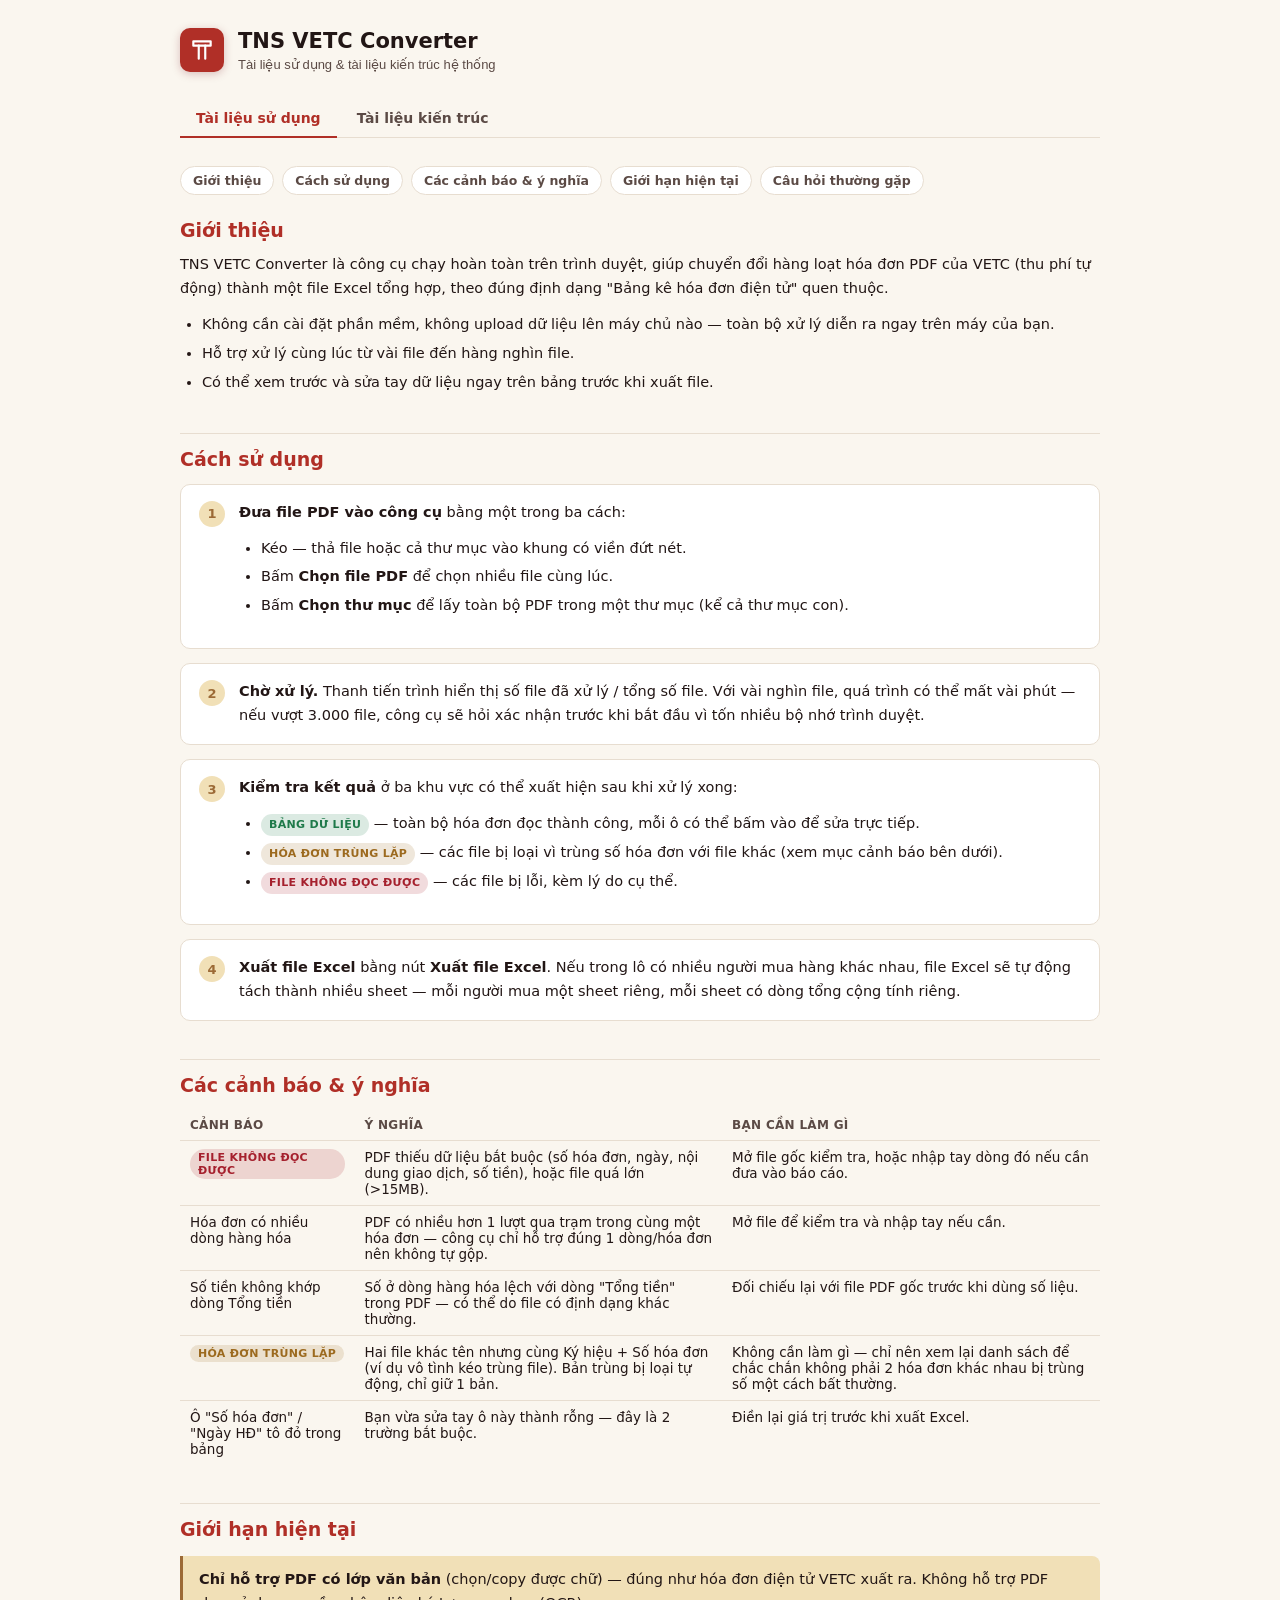
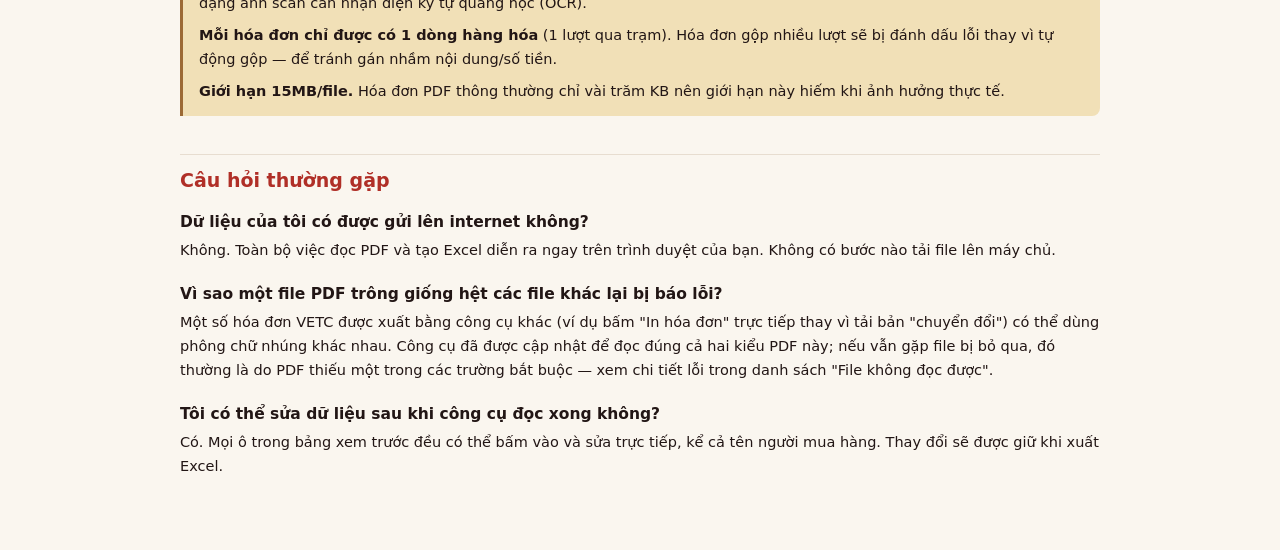
<file: TNS VECT Converter Docs.html>
<!doctype html><html><head><meta charset=utf8><meta name=viewport content="width=device-width,initial-scale=1,viewport-fit=cover"><style>:root{color-scheme:light;box-sizing:border-box;padding-top:env(safe-area-inset-top,0px);padding-bottom:env(safe-area-inset-bottom,0px)}html{scroll-padding-top:env(safe-area-inset-top,0px)}body{margin:0;padding:0;font:14px -apple-system,BlinkMacSystemFont,sans-serif;background:#faf9f5;color:#141413}img{max-width:100%}[hidden]:not([hidden=until-found i]){display:none!important}</style></head><body>
<title>TNS VETC Converter Docs</title>
<style>
  :root{
    --red:#7c1822; --red-mid:#B02F27; --red-soft:#a5202d;
    --gold:#D09446; --gold-dark:#9C6A36; --gold-light:#FFCB71; --cream:#F1E0B7;
    --ink:#221615; --ink-soft:#5b4a45; --line:#e7ddd0;
    --bg:#faf6ef; --surface:#ffffff; --code-bg:#f5efe2;
    --ok:#1f7a4a; --warn:#9c6a1f; --err:#a5202d;
  }
  @media (prefers-color-scheme: dark){
    :root:not([data-theme="light"]){
      --ink:#f0e6de; --ink-soft:#c7b6ac; --line:#4a3a34;
      --bg:#211613; --surface:#2a1c19; --code-bg:#1c1210;
      --gold:#e0b064; --gold-light:#ffd98c; --cream:#3a2c22;
      --red-mid:#d1584c; --ok:#5fbf8a; --warn:#e0b064; --err:#e08a80;
      color-scheme: dark;
    }
  }
  :root[data-theme="dark"]{
    --ink:#f0e6de; --ink-soft:#c7b6ac; --line:#4a3a34;
    --bg:#211613; --surface:#2a1c19; --code-bg:#1c1210;
    --gold:#e0b064; --gold-light:#ffd98c; --cream:#3a2c22;
    --red-mid:#d1584c; --ok:#5fbf8a; --warn:#e0b064; --err:#e08a80;
    color-scheme: dark;
  }

  *{box-sizing:border-box}
  body{
    margin:0; background:var(--bg); color:var(--ink);
    font-family:'Inter','Segoe UI',system-ui,sans-serif;
    padding-inline:16px;
  }
  .wrap{max-width:920px;margin:0 auto;padding-block:28px 60px}

  .masthead{
    display:flex;align-items:center;gap:14px;margin-bottom:22px;flex-wrap:wrap;
  }
  .logo{
    width:44px;height:44px;border-radius:10px;background:var(--red-mid);
    display:flex;align-items:center;justify-content:center;flex-shrink:0;
    box-shadow:0 2px 8px rgba(124,24,34,.25);
  }
  .logo svg{width:26px;height:26px}
  .masthead h1{font-size:21px;margin:0;line-height:1.25}
  .masthead .sub{font-size:13px;color:var(--ink-soft);margin-top:2px}

  .tabs{
    display:flex;gap:4px;border-bottom:1px solid var(--line);
    margin-bottom:28px;position:sticky;top:0;background:var(--bg);
    padding-top:6px;z-index:5;
  }
  .tab{
    font:inherit;font-size:14px;font-weight:600;color:var(--ink-soft);
    background:none;border:none;padding:10px 16px;cursor:pointer;
    border-bottom:2px solid transparent;margin-bottom:-1px;
  }
  .tab[aria-selected="true"]{color:var(--red-mid);border-bottom-color:var(--red-mid)}
  .tab:focus-visible{outline:2px solid var(--gold-dark);outline-offset:2px}

  section[role="tabpanel"][hidden]{display:none}

  h2{
    font-size:19px;margin:38px 0 12px;padding-top:14px;
    border-top:1px solid var(--line);color:var(--red-mid);
  }
  h2:first-of-type{border-top:none;padding-top:0;margin-top:0}
  h3{font-size:15.5px;margin:22px 0 8px}
  p{line-height:1.65;font-size:14.5px;margin:0 0 12px}
  ul,ol{line-height:1.65;font-size:14.5px;padding-left:22px;margin:0 0 14px}
  li{margin-bottom:5px}
  strong{color:var(--ink)}
  code{
    font-family:'JetBrains Mono','Consolas',monospace;font-size:12.5px;
    background:var(--code-bg);padding:1.5px 5px;border-radius:4px;
    border:1px solid var(--line);
  }
  a{color:var(--red-mid)}

  .card{
    background:var(--surface);border:1px solid var(--line);border-radius:10px;
    padding:16px 18px;margin:14px 0;
  }
  .card.step{display:flex;gap:14px;align-items:flex-start}
  .step-num{
    flex-shrink:0;width:26px;height:26px;border-radius:50%;
    background:var(--cream);color:var(--gold-dark);font-weight:700;font-size:13px;
    display:flex;align-items:center;justify-content:center;
  }
  .step-body{flex:1;min-width:0}
  .step-body p:last-child{margin-bottom:0}

  .badge{
    display:inline-block;font-size:11px;font-weight:700;letter-spacing:.3px;
    padding:2px 8px;border-radius:20px;text-transform:uppercase;
  }
  .badge-ok{background:color-mix(in srgb, var(--ok) 16%, transparent);color:var(--ok)}
  .badge-warn{background:color-mix(in srgb, var(--warn) 16%, transparent);color:var(--warn)}
  .badge-err{background:color-mix(in srgb, var(--err) 16%, transparent);color:var(--err)}

  table{border-collapse:collapse;width:100%;font-size:13.5px;margin:14px 0}
  th,td{text-align:left;padding:8px 10px;border-bottom:1px solid var(--line);vertical-align:top}
  th{color:var(--ink-soft);font-weight:600;font-size:12px;text-transform:uppercase;letter-spacing:.3px}
  tr:last-child td{border-bottom:none}

  .callout{
    border-left:3px solid var(--gold-dark);background:var(--cream);
    padding:12px 16px;border-radius:0 8px 8px 0;font-size:14px;margin:16px 0;
    color:var(--ink);
  }
  .callout.warn{border-left-color:var(--err)}
  .callout p{margin:0}
  .callout p+p{margin-top:8px}

  pre{
    background:var(--code-bg);border:1px solid var(--line);border-radius:8px;
    padding:14px 16px;overflow-x:auto;font-size:12.5px;line-height:1.6;
    font-family:'JetBrains Mono','Consolas',monospace;margin:14px 0;
  }
  pre code{background:none;border:none;padding:0}

  .filetree{font-family:'JetBrains Mono','Consolas',monospace;font-size:12.5px;line-height:1.75}

  .diagram{
    background:var(--surface);border:1px solid var(--line);border-radius:10px;
    padding:18px;margin:16px 0;overflow-x:auto;
  }
  .diagram svg{display:block;margin:0 auto;min-width:560px}

  .toc{display:flex;flex-wrap:wrap;gap:8px;margin:0 0 24px}
  .toc a{
    font-size:12.5px;font-weight:600;color:var(--ink-soft);text-decoration:none;
    background:var(--surface);border:1px solid var(--line);padding:6px 12px;border-radius:20px;
  }
  .toc a:hover{color:var(--red-mid);border-color:var(--red-mid)}

  .kv{display:grid;grid-template-columns:auto 1fr;gap:5px 14px;font-size:13.5px;margin:12px 0}
  .kv dt{color:var(--ink-soft);font-weight:600}
  .kv dd{margin:0}

  @media (max-width:600px){
    .diagram svg{min-width:480px}
    table{font-size:12.5px}
    .tabs{overflow-x:auto}
  }
</style>

<div class="wrap">

  <div class="masthead">
    <div class="logo">
      <svg viewBox="0 0 24 24" fill="none" stroke="#fff" stroke-width="2" stroke-linecap="round" stroke-linejoin="round"><path d="M4 4h16v4H4z"/><path d="M9 8v12M15 8v12"/></svg>
    </div>
    <div>
      <h1>TNS VETC Converter</h1>
      <div class="sub">Tài liệu sử dụng &amp; tài liệu kiến trúc hệ thống</div>
    </div>
  </div>

  <div class="tabs" role="tablist">
    <button class="tab" role="tab" id="tab-user" aria-selected="true" aria-controls="panel-user">Tài liệu sử dụng</button>
    <button class="tab" role="tab" id="tab-arch" aria-selected="false" aria-controls="panel-arch" tabindex="-1">Tài liệu kiến trúc</button>
  </div>

  <!-- ============================================================ -->
  <!-- USER GUIDE                                                    -->
  <!-- ============================================================ -->
  <section role="tabpanel" id="panel-user" aria-labelledby="tab-user">

    <div class="toc">
      <a href="#u-gioithieu">Giới thiệu</a>
      <a href="#u-suddung">Cách sử dụng</a>
      <a href="#u-canhbao">Các cảnh báo &amp; ý nghĩa</a>
      <a href="#u-gioihan">Giới hạn hiện tại</a>
      <a href="#u-hoi">Câu hỏi thường gặp</a>
    </div>

    <h2 id="u-gioithieu">Giới thiệu</h2>
    <p>
      TNS VETC Converter là công cụ chạy hoàn toàn trên trình duyệt, giúp chuyển đổi
      hàng loạt hóa đơn PDF của VETC (thu phí tự động) thành một file Excel tổng hợp,
      theo đúng định dạng "Bảng kê hóa đơn điện tử" quen thuộc.
    </p>
    <ul>
      <li>Không cần cài đặt phần mềm, không upload dữ liệu lên máy chủ nào — toàn bộ xử lý diễn ra ngay trên máy của bạn.</li>
      <li>Hỗ trợ xử lý cùng lúc từ vài file đến hàng nghìn file.</li>
      <li>Có thể xem trước và sửa tay dữ liệu ngay trên bảng trước khi xuất file.</li>
    </ul>

    <h2 id="u-suddung">Cách sử dụng</h2>

    <div class="card step">
      <div class="step-num">1</div>
      <div class="step-body">
        <p><strong>Đưa file PDF vào công cụ</strong> bằng một trong ba cách:</p>
        <ul>
          <li>Kéo — thả file hoặc cả thư mục vào khung có viền đứt nét.</li>
          <li>Bấm <strong>Chọn file PDF</strong> để chọn nhiều file cùng lúc.</li>
          <li>Bấm <strong>Chọn thư mục</strong> để lấy toàn bộ PDF trong một thư mục (kể cả thư mục con).</li>
        </ul>
      </div>
    </div>

    <div class="card step">
      <div class="step-num">2</div>
      <div class="step-body">
        <p><strong>Chờ xử lý.</strong> Thanh tiến trình hiển thị số file đã xử lý / tổng số file.
        Với vài nghìn file, quá trình có thể mất vài phút — nếu vượt 3.000 file, công cụ sẽ hỏi
        xác nhận trước khi bắt đầu vì tốn nhiều bộ nhớ trình duyệt.</p>
      </div>
    </div>

    <div class="card step">
      <div class="step-num">3</div>
      <div class="step-body">
        <p><strong>Kiểm tra kết quả</strong> ở ba khu vực có thể xuất hiện sau khi xử lý xong:</p>
        <ul>
          <li><span class="badge badge-ok">Bảng dữ liệu</span> — toàn bộ hóa đơn đọc thành công, mỗi ô có thể bấm vào để sửa trực tiếp.</li>
          <li><span class="badge badge-warn">Hóa đơn trùng lặp</span> — các file bị loại vì trùng số hóa đơn với file khác (xem mục cảnh báo bên dưới).</li>
          <li><span class="badge badge-err">File không đọc được</span> — các file bị lỗi, kèm lý do cụ thể.</li>
        </ul>
      </div>
    </div>

    <div class="card step">
      <div class="step-num">4</div>
      <div class="step-body">
        <p><strong>Xuất file Excel</strong> bằng nút <strong>Xuất file Excel</strong>. Nếu trong lô có nhiều
        người mua hàng khác nhau, file Excel sẽ tự động tách thành nhiều sheet — mỗi người mua một sheet riêng,
        mỗi sheet có dòng tổng cộng tính riêng.</p>
      </div>
    </div>

    <h2 id="u-canhbao">Các cảnh báo &amp; ý nghĩa</h2>

    <table>
      <thead><tr><th>Cảnh báo</th><th>Ý nghĩa</th><th>Bạn cần làm gì</th></tr></thead>
      <tbody>
        <tr>
          <td><span class="badge badge-err">File không đọc được</span></td>
          <td>PDF thiếu dữ liệu bắt buộc (số hóa đơn, ngày, nội dung giao dịch, số tiền), hoặc file quá lớn (&gt;15MB).</td>
          <td>Mở file gốc kiểm tra, hoặc nhập tay dòng đó nếu cần đưa vào báo cáo.</td>
        </tr>
        <tr>
          <td>Hóa đơn có nhiều dòng hàng hóa</td>
          <td>PDF có nhiều hơn 1 lượt qua trạm trong cùng một hóa đơn — công cụ chỉ hỗ trợ đúng 1 dòng/hóa đơn nên không tự gộp.</td>
          <td>Mở file để kiểm tra và nhập tay nếu cần.</td>
        </tr>
        <tr>
          <td>Số tiền không khớp dòng Tổng tiền</td>
          <td>Số ở dòng hàng hóa lệch với dòng "Tổng tiền" trong PDF — có thể do file có định dạng khác thường.</td>
          <td>Đối chiếu lại với file PDF gốc trước khi dùng số liệu.</td>
        </tr>
        <tr>
          <td><span class="badge badge-warn">Hóa đơn trùng lặp</span></td>
          <td>Hai file khác tên nhưng cùng Ký hiệu + Số hóa đơn (ví dụ vô tình kéo trùng file). Bản trùng bị loại tự động, chỉ giữ 1 bản.</td>
          <td>Không cần làm gì — chỉ nên xem lại danh sách để chắc chắn không phải 2 hóa đơn khác nhau bị trùng số một cách bất thường.</td>
        </tr>
        <tr>
          <td>Ô "Số hóa đơn" / "Ngày HĐ" tô đỏ trong bảng</td>
          <td>Bạn vừa sửa tay ô này thành rỗng — đây là 2 trường bắt buộc.</td>
          <td>Điền lại giá trị trước khi xuất Excel.</td>
        </tr>
      </tbody>
    </table>

    <h2 id="u-gioihan">Giới hạn hiện tại</h2>
    <div class="callout">
      <p><strong>Chỉ hỗ trợ PDF có lớp văn bản</strong> (chọn/copy được chữ) — đúng như hóa đơn điện tử VETC xuất ra.
      Không hỗ trợ PDF dạng ảnh scan cần nhận diện ký tự quang học (OCR).</p>
      <p><strong>Mỗi hóa đơn chỉ được có 1 dòng hàng hóa</strong> (1 lượt qua trạm). Hóa đơn gộp nhiều lượt sẽ bị đánh dấu lỗi thay vì tự động gộp — để tránh gán nhầm nội dung/số tiền.</p>
      <p><strong>Giới hạn 15MB/file.</strong> Hóa đơn PDF thông thường chỉ vài trăm KB nên giới hạn này hiếm khi ảnh hưởng thực tế.</p>
    </div>

    <h2 id="u-hoi">Câu hỏi thường gặp</h2>

    <h3>Dữ liệu của tôi có được gửi lên internet không?</h3>
    <p>Không. Toàn bộ việc đọc PDF và tạo Excel diễn ra ngay trên trình duyệt của bạn. Không có bước nào tải file lên máy chủ.</p>

    <h3>Vì sao một file PDF trông giống hệt các file khác lại bị báo lỗi?</h3>
    <p>Một số hóa đơn VETC được xuất bằng công cụ khác (ví dụ bấm "In hóa đơn" trực tiếp thay vì tải bản "chuyển đổi") có thể dùng phông chữ nhúng khác nhau. Công cụ đã được cập nhật để đọc đúng cả hai kiểu PDF này; nếu vẫn gặp file bị bỏ qua, đó thường là do PDF thiếu một trong các trường bắt buộc — xem chi tiết lỗi trong danh sách "File không đọc được".</p>

    <h3>Tôi có thể sửa dữ liệu sau khi công cụ đọc xong không?</h3>
    <p>Có. Mọi ô trong bảng xem trước đều có thể bấm vào và sửa trực tiếp, kể cả tên người mua hàng. Thay đổi sẽ được giữ khi xuất Excel.</p>

  </section>

  <!-- ============================================================ -->
  <!-- ARCHITECTURE                                                  -->
  <!-- ============================================================ -->
  <section role="tabpanel" id="panel-arch" hidden aria-labelledby="tab-arch">

    <div class="toc">
      <a href="#a-tongquan">Tổng quan</a>
      <a href="#a-cautruc">Cấu trúc thư mục</a>
      <a href="#a-flow">Luồng hoạt động</a>
      <a href="#a-parser">Module: pdf-parser.js</a>
      <a href="#a-excel">Module: excel-builder.js</a>
      <a href="#a-app">Module: app.js</a>
      <a href="#a-rangbuoc">Bảng ràng buộc dữ liệu</a>
      <a href="#a-mfamong">Điểm mở rộng trong tương lai</a>
    </div>

    <h2 id="a-tongquan">Tổng quan</h2>
    <p>
      Ứng dụng 100% client-side, không có backend, không build step — mở trực tiếp
      <code>index.html</code> qua một static server là chạy được. Ba thư viện ngoài
      đều tải qua CDN, không cần cài npm:
    </p>
    <div class="kv">
      <dt>PDF.js</dt><dd>đọc text layer từ file PDF (<code>pdf.min.mjs</code> + worker riêng)</dd>
      <dt>SheetJS (xlsx)</dt><dd>dựng workbook Excel và trigger tải file (<code>xlsx.full.min.js</code>)</dd>
      <dt>Be Vietnam Pro</dt><dd>Google Font cho giao diện</dd>
    </div>
    <p>
      Vì PDF.js được nạp bằng ES module động (<code>import</code>), trang <strong>phải</strong>
      được phục vụ qua HTTP(S) (vd <code>npx serve</code>) — mở trực tiếp bằng
      <code>file://</code> sẽ bị chặn bởi CORS module.
    </p>

    <h2 id="a-cautruc">Cấu trúc thư mục</h2>
    <div class="card filetree">
      D:\TNS_VETC_Converter\<br>
      ├── index.html&nbsp;&nbsp;&nbsp;&nbsp;&nbsp;&nbsp;&nbsp;&nbsp;&nbsp;<span style="color:var(--ink-soft)"># layout + input + bảng preview</span><br>
      ├── styles.css&nbsp;&nbsp;&nbsp;&nbsp;&nbsp;&nbsp;&nbsp;&nbsp;&nbsp;<span style="color:var(--ink-soft)"># theme đỏ–vàng TNS</span><br>
      ├── assets/<br>
      │&nbsp;&nbsp;&nbsp;&nbsp;└── tns-logo.svg<br>
      ├── js/<br>
      │&nbsp;&nbsp;&nbsp;&nbsp;├── pdf-parser.js&nbsp;&nbsp;<span style="color:var(--ink-soft)"># PDF → text → dữ liệu hóa đơn (row)</span><br>
      │&nbsp;&nbsp;&nbsp;&nbsp;├── excel-builder.js&nbsp;<span style="color:var(--ink-soft)"># rows → workbook nhiều sheet</span><br>
      │&nbsp;&nbsp;&nbsp;&nbsp;└── app.js&nbsp;&nbsp;&nbsp;&nbsp;&nbsp;&nbsp;&nbsp;&nbsp;<span style="color:var(--ink-soft)"># điều phối UI, hàng đợi, sự kiện</span><br>
      └── Data_test/&nbsp;&nbsp;&nbsp;&nbsp;&nbsp;&nbsp;&nbsp;<span style="color:var(--ink-soft)"># PDF mẫu + Excel mẫu tham chiếu format</span>
    </div>

    <h2 id="a-flow">Luồng hoạt động</h2>
    <p>Sơ đồ dưới mô tả một lượt xử lý đầy đủ, từ lúc người dùng thả file đến khi tải Excel về máy.</p>

    <div class="diagram">
      <svg viewBox="0 0 900 1080" xmlns="http://www.w3.org/2000/svg" role="img" aria-label="Sơ đồ luồng xử lý">
        <defs>
          <marker id="arrow" viewBox="0 0 10 10" refX="9" refY="5" markerWidth="7" markerHeight="7" orient="auto-start-reverse">
            <path d="M0,0 L10,5 L0,10 z" fill="var(--ink-soft)"/>
          </marker>
        </defs>
        <style>
          .box{fill:var(--surface);stroke:var(--line);stroke-width:1.2}
          .box.accent{stroke:var(--red-mid);stroke-width:1.6}
          .box.gold{stroke:var(--gold-dark);stroke-width:1.6}
          .lbl{font:600 13px 'Inter',sans-serif;fill:var(--ink)}
          .sub{font:11.5px 'Inter',sans-serif;fill:var(--ink-soft)}
          .edge{stroke:var(--ink-soft);stroke-width:1.3;fill:none;marker-end:url(#arrow)}
          .edge.split{stroke-dasharray:4 3}
        </style>

        <!-- User input -->
        <rect class="box" x="330" y="10" width="240" height="46" rx="8"/>
        <text class="lbl" x="450" y="30" text-anchor="middle">Người dùng thả / chọn PDF</text>
        <text class="sub" x="450" y="45" text-anchor="middle">app.js — dropzone, input[type=file]</text>
        <path class="edge" d="M450,56 V78"/>

        <!-- Guard: large batch -->
        <rect class="box gold" x="300" y="80" width="300" height="46" rx="8"/>
        <text class="lbl" x="450" y="100" text-anchor="middle">&gt; 3.000 file?</text>
        <text class="sub" x="450" y="115" text-anchor="middle">confirm() cảnh báo — Hủy thì dừng</text>
        <path class="edge" d="M450,126 V148"/>

        <!-- Queue -->
        <rect class="box accent" x="260" y="150" width="380" height="60" rx="8"/>
        <text class="lbl" x="450" y="174" text-anchor="middle">runQueue() — hàng đợi 6 worker song song</text>
        <text class="sub" x="450" y="192" text-anchor="middle">app.js — cursor++ đồng bộ, không xử lý trùng file</text>
        <path class="edge" d="M450,210 V232"/>

        <!-- parsePdfInvoice -->
        <rect class="box accent" x="230" y="234" width="440" height="46" rx="8"/>
        <text class="lbl" x="450" y="254" text-anchor="middle">parsePdfInvoice(file) — pdf-parser.js</text>
        <text class="sub" x="450" y="269" text-anchor="middle">kiểm tra kích thước → extractText → parseInvoiceText</text>
        <path class="edge" d="M450,280 V302"/>

        <!-- Decision: parse ok? -->
        <rect class="box" x="350" y="304" width="200" height="46" rx="8"/>
        <text class="lbl" x="450" y="324" text-anchor="middle">Đủ dữ liệu bắt buộc?</text>
        <text class="sub" x="450" y="339" text-anchor="middle">missing.length === 0 ?</text>

        <path class="edge" d="M350,327 H120 Q100,327 100,347 V 400" />
        <text class="sub" x="105" y="365">Không</text>
        <rect class="box" x="20" y="402" width="200" height="52" rx="8"/>
        <text class="lbl" x="120" y="424" text-anchor="middle">errorRows.push()</text>
        <text class="sub" x="120" y="440" text-anchor="middle">hiển thị panel "File không đọc được"</text>

        <path class="edge" d="M550,327 H780 Q800,327 800,347 V400"/>
        <text class="sub" x="805" y="365">Có</text>

        <!-- Decision: duplicate? -->
        <rect class="box" x="700" y="402" width="200" height="52" rx="8"/>
        <text class="lbl" x="800" y="422" text-anchor="middle">Trùng Ký hiệu + Số HĐ?</text>
        <text class="sub" x="800" y="438" text-anchor="middle">so với seenInvoiceKeys</text>

        <path class="edge" d="M700,428 H620" />
        <text class="sub" x="640" y="416">Có</text>
        <rect class="box gold" x="440" y="402" width="170" height="52" rx="8"/>
        <text class="lbl" x="525" y="424" text-anchor="middle">duplicateRows.push()</text>
        <text class="sub" x="525" y="440" text-anchor="middle">panel "trùng lặp", loại khỏi kết quả</text>

        <path class="edge" d="M800,454 V500"/>
        <text class="sub" x="805" y="480">Không</text>

        <!-- successRows -->
        <rect class="box accent" x="680" y="502" width="220" height="52" rx="8"/>
        <text class="lbl" x="790" y="524" text-anchor="middle">successRows.push()</text>
        <text class="sub" x="790" y="540" text-anchor="middle">render 1 dòng vào bảng preview</text>

        <!-- merge point -->
        <path class="edge" d="M120,454 V620 H450"/>
        <path class="edge" d="M525,454 V620 H450"/>
        <path class="edge" d="M790,554 V620 H450"/>
        <path class="edge" d="M450,620 V642"/>

        <rect class="box" x="300" y="644" width="300" height="46" rx="8"/>
        <text class="lbl" x="450" y="664" text-anchor="middle">Hết file trong hàng đợi?</text>
        <text class="sub" x="450" y="679" text-anchor="middle">lặp lại runQueue cho tới khi xong</text>
        <path class="edge" d="M450,690 V712"/>

        <!-- Status summary -->
        <rect class="box accent" x="260" y="714" width="380" height="60" rx="8"/>
        <text class="lbl" x="450" y="738" text-anchor="middle">Cập nhật trạng thái tổng kết</text>
        <text class="sub" x="450" y="756" text-anchor="middle">số người mua, số trùng lặp, bật nút "Xuất Excel"</text>
        <path class="edge" d="M450,774 V796"/>

        <!-- User reviews / edits -->
        <rect class="box" x="280" y="798" width="340" height="52" rx="8"/>
        <text class="lbl" x="450" y="820" text-anchor="middle">Người dùng xem trước &amp; sửa tay</text>
        <text class="sub" x="450" y="836" text-anchor="middle">contenteditable — onCellEdit() ghi lại successRows[i]</text>
        <path class="edge" d="M450,850 V872"/>

        <!-- Export click -->
        <rect class="box gold" x="300" y="874" width="300" height="46" rx="8"/>
        <text class="lbl" x="450" y="894" text-anchor="middle">Bấm "Xuất file Excel"</text>
        <text class="sub" x="450" y="909" text-anchor="middle">downloadWorkbook(successRows)</text>
        <path class="edge" d="M450,920 V942"/>

        <!-- groupByBuyer -->
        <rect class="box accent" x="260" y="944" width="380" height="52" rx="8"/>
        <text class="lbl" x="450" y="966" text-anchor="middle">groupByBuyer() — excel-builder.js</text>
        <text class="sub" x="450" y="982" text-anchor="middle">nhóm theo (tên + MST) người mua</text>
        <path class="edge" d="M450,996 V1018"/>

        <!-- buildSheet per group -->
        <rect class="box accent" x="230" y="1020" width="440" height="46" rx="8"/>
        <text class="lbl" x="450" y="1048" text-anchor="middle">buildSheet() cho mỗi nhóm → XLSX.writeFile()</text>
      </svg>
    </div>

    <h2 id="a-parser">Module: <code>pdf-parser.js</code></h2>
    <p>Chịu trách nhiệm biến 1 file PDF thành 1 object dữ liệu hóa đơn ("row"). Gồm 3 bước:</p>

    <h3>1. <code>extractText(file)</code> — đọc text layer</h3>
    <ul>
      <li>Chặn file &gt; <code>MAX_FILE_SIZE_BYTES</code> (15MB) trước khi đọc, ném lỗi rõ ràng.</li>
      <li>Dùng PDF.js đọc từng trang riêng biệt (không gộp sớm) để có thể so sánh nội dung giữa các trang.</li>
      <li><code>joinTextItems()</code> nối các text-item PDF.js trả về thành 1 chuỗi văn bản, quyết định khi nào
      chèn xuống dòng (lệch trục Y) và khi nào chèn khoảng trắng (lệch trục X vượt ngưỡng theo chiều cao chữ).</li>
    </ul>

    <div class="callout">
      <p><strong>Vì sao không chèn khoảng trắng vô điều kiện giữa các item:</strong> một số PDF VETC (ví dụ
      loại không qua bước "chuyển đổi từ hóa đơn điện tử") được render theo kiểu mỗi glyph là 1 text-item
      riêng, kể cả tách rời chữ cái khỏi dấu thanh điệu tiếng Việt. Nếu chèn dấu cách vô điều kiện, các từ có
      dấu bị xé vụn (<code>"Ký hiệu"</code> → <code>"K ý  hi ệ u"</code>) khiến toàn bộ regex phía sau không
      khớp được nữa. Ngưỡng khoảng cách X tỉ lệ theo <code>item.height</code> giúp xử lý đúng cả hai kiểu PDF
      (item-theo-từ và item-theo-glyph) mà không cần biết trước PDF thuộc loại nào.</p>
    </div>

    <h3>2. <code>parseInvoiceText(text, fileName)</code> — regex trích xuất trường</h3>
    <p>Nhận chuỗi text đã chuẩn hóa, trả về <code>{ row, missing }</code>. Các trường và nguồn gốc:</p>
    <table>
      <thead><tr><th>Trường</th><th>Regex / nguồn</th><th>Ghi chú</th></tr></thead>
      <tbody>
        <tr><td><code>symbol</code></td><td><code>Ký hiệu[ \t]*:[ \t]*(\S+)</code></td><td>Bỏ ký tự số serial đầu tiên (<code>1K26TEF</code> → <code>K26TEF</code>)</td></tr>
        <tr><td><code>invoiceNo</code></td><td><code>Số[ \t]*:[ \t]*\n?[ \t]*(\d+)</code></td><td>Chỉ chấp nhận 6–12 chữ số</td></tr>
        <tr><td><code>invoiceDate</code></td><td><code>Ngày … tháng … năm …</code></td><td>Kiểm tra ngày 1–31, tháng 1–12 trước khi chấp nhận</td></tr>
        <tr><td><code>buyerName</code>, <code>buyerAddress</code>, <code>buyerTaxCode</code></td><td>occurrence thứ 2 của "Địa chỉ"/"Mã số thuế" (thứ 1 là của bên bán VETC)</td><td>&nbsp;</td></tr>
        <tr><td><code>plateNumber</code>, <code>station</code>, <code>transactionCode</code>, <code>receiptDateTime</code>, <code>content</code></td><td>1 regex tổng hợp trên dòng "Cước đường bộ xe…"</td><td>Khử trùng theo mã giao dịch để không đếm nhầm PDF nhiều trang lặp nội dung</td></tr>
        <tr><td><code>amountBeforeTax</code>, <code>vatAmount</code>, <code>amountAfterTax</code></td><td>dòng "Tổng tiền: … … …"</td><td>Đối chiếu chéo với cột "Thành tiền chưa thuế" của dòng hàng hóa</td></tr>
      </tbody>
    </table>

    <h3>3. <code>parsePdfInvoice(file)</code> — điểm vào duy nhất cho <code>app.js</code></h3>
    <p>Gọi 2 hàm trên; nếu <code>missing.length &gt; 0</code> thì <strong>throw</strong> Error kèm
    <code>{ row, missing }</code> gắn vào object lỗi. <code>app.js</code> bắt lỗi này trong <code>try/catch</code>
    của <code>runQueue()</code> và đẩy vào <code>errorRows</code> — không có cơ chế trả về "thành công một phần".</p>

    <h2 id="a-excel">Module: <code>excel-builder.js</code></h2>
    <ul>
      <li><code>groupByBuyer(rows)</code> — nhóm theo key <code>tên|||MST</code>, giữ nguyên thứ tự nhóm xuất hiện đầu tiên.</li>
      <li><code>buildSheet(rows)</code> — dựng 1 sheet: 6 dòng header (tên bên bán, tiêu đề, kỳ, tên/địa chỉ/MST người mua)
      + dòng trống + header 15 cột + dữ liệu + dòng tổng (công thức <code>SUM</code> thật, Excel tự tính lại khi mở).</li>
      <li><code>sanitizeSheetName(name, usedNames)</code> — loại ký tự Excel cấm, cắt 31 ký tự, thêm hậu tố
      <code>(2)</code>, <code>(3)</code>… nếu trùng tên sau khi rút gọn.</li>
      <li><code>buildWorkbook(rows)</code> — lặp qua từng nhóm người mua, gọi <code>buildSheet</code> + append vào workbook.</li>
    </ul>
    <p>Thứ tự 15 cột <strong>bám sát 1:1</strong> file mẫu <code>Data_test/ETCT8.xlsx</code>: STT, Ký hiệu hoá đơn,
    Loại chứng từ điện tử, Số hóa đơn, Ngày phát sinh hóa đơn, Ngày phát sinh biên lai, Mã giao dịch, Biển số xe,
    Nội dung hoá đơn, Số tiền chưa thuế, Số tiền thuế GTGT, Số tiền sau thuế, Trạm, Loại hoá đơn, Trạng thái hóa đơn.</p>

    <h2 id="a-app">Module: <code>app.js</code></h2>
    <p>Không chứa logic nghiệp vụ (parse/export) — chỉ điều phối UI và trạng thái phiên làm việc:</p>
    <ul>
      <li><strong>State toàn cục:</strong> <code>successRows</code>, <code>errorRows</code>, <code>duplicateRows</code> — reset mỗi lần bắt đầu lô mới (<code>resetState()</code>).</li>
      <li><strong>Nhận input:</strong> 3 nguồn — <code>&lt;input type=file&gt;</code> (chọn file), <code>&lt;input webkitdirectory&gt;</code>
      (chọn thư mục), và <code>drop</code> event (đệ quy qua <code>FileSystemDirectoryEntry</code> nếu người dùng kéo cả thư mục).</li>
      <li><strong>Hàng đợi xử lý:</strong> <code>runQueue()</code> — mô hình worker pool, <code>CONCURRENCY = 6</code> worker
      cùng rút file từ 1 con trỏ <code>cursor</code> dùng chung (an toàn vì JS đơn luồng, tăng <code>cursor</code> là thao tác đồng bộ).</li>
      <li><strong>Khử trùng lặp:</strong> <code>Map</code> <code>seenInvoiceKeys</code> theo key <code>symbol|||invoiceNo</code>,
      kiểm tra + ghi ngay sau <code>await parsePdfInvoice()</code> mà không có <code>await</code> nào xen giữa — tránh race condition giữa các worker.</li>
      <li><strong>Bảng preview:</strong> mỗi ô <code>contenteditable</code>, sự kiện <code>blur</code> gọi <code>onCellEdit()</code>
      ghi thẳng vào <code>successRows[index]</code> — đây là bản duy nhất được dùng khi xuất Excel (không có bản sao riêng).</li>
    </ul>

    <h2 id="a-rangbuoc">Bảng ràng buộc dữ liệu hiện có</h2>
    <table>
      <thead><tr><th>#</th><th>Ràng buộc</th><th>Nơi xử lý</th><th>Hành vi khi vi phạm</th></tr></thead>
      <tbody>
        <tr><td>1</td><td>File &gt; 15MB</td><td><code>extractText()</code></td><td>Throw lỗi trước khi đọc PDF</td></tr>
        <tr><td>2</td><td>Thiếu Số HĐ / Ngày HĐ / Nội dung GD / Tổng tiền</td><td><code>parseInvoiceText()</code></td><td>Đẩy vào <code>missing[]</code> → lỗi</td></tr>
        <tr><td>3</td><td>Số hóa đơn ngoài phạm vi 6–12 chữ số</td><td><code>parseInvoiceText()</code></td><td>Coi như không tìm thấy (<code>invoiceNo = ''</code>)</td></tr>
        <tr><td>4</td><td>Ngày/tháng ngoài phạm vi lịch hợp lệ</td><td><code>parseInvoiceText()</code></td><td>Coi như không tìm thấy (<code>invoiceDate = ''</code>)</td></tr>
        <tr><td>5</td><td>&gt;1 dòng hàng hóa thực sự khác nhau trong 1 hóa đơn</td><td><code>parseInvoiceText()</code> (khử trùng theo mã GD trước khi đếm)</td><td>Đẩy vào <code>missing[]</code> → lỗi, không tự gộp</td></tr>
        <tr><td>6</td><td>Số tiền dòng hàng hóa ≠ dòng Tổng tiền</td><td><code>parseInvoiceText()</code></td><td>Đẩy vào <code>missing[]</code> → lỗi</td></tr>
        <tr><td>7</td><td>2 file cùng Ký hiệu + Số HĐ</td><td><code>runQueue()</code> trong <code>app.js</code></td><td>Giữ bản đầu, bản sau vào <code>duplicateRows</code></td></tr>
        <tr><td>8</td><td>&gt;3.000 file trong 1 lô</td><td><code>handleFiles()</code></td><td><code>confirm()</code> cảnh báo mềm, không chặn cứng</td></tr>
        <tr><td>9</td><td>Sửa tay ô bắt buộc thành rỗng</td><td><code>onCellEdit()</code></td><td>Tô class <code>.cell-error</code>, không chặn xuất</td></tr>
      </tbody>
    </table>

    <h2 id="a-mfamong">Điểm mở rộng trong tương lai</h2>
    <div class="callout">
      <p><strong>Nếu cần hỗ trợ hóa đơn nhiều dòng hàng hóa thật sự:</strong> sửa <code>parseInvoiceText()</code> để trả về
      <strong>mảng nhiều row</strong> thay vì 1 row cho mỗi PDF (mỗi <code>txMatches[i]</code> → 1 row, dùng chung
      symbol/invoiceNo/invoiceDate), và validate tổng 3 cột tiền của các row con phải khớp dòng "Tổng tiền".</p>
      <p><strong>Nếu cần thêm loại hóa đơn khác</strong> ngoài VETC: tách phần regex đặc thù VETC ra khỏi
      <code>parseInvoiceText()</code> thành 1 "adapter" riêng, để <code>app.js</code>/<code>excel-builder.js</code>
      không cần biết cấu trúc PDF cụ thể của từng nhà cung cấp.</p>
      <p><strong>Nếu dữ liệu cần đối chiếu ngược với hệ thống khác</strong> (ví dụ so khớp với bảng kê gốc của VETC):
      trường <code>row.pageCount</code> và toàn bộ text gốc hiện chưa được lưu lại sau khi parse xong — cân nhắc giữ lại
      text thô trong <code>row</code> nếu cần audit sau này.</p>
    </div>

  </section>

</div>

<script>
  const tabUser = document.getElementById('tab-user');
  const tabArch = document.getElementById('tab-arch');
  const panelUser = document.getElementById('panel-user');
  const panelArch = document.getElementById('panel-arch');

  function activate(tab){
    const isUser = tab === 'user';
    tabUser.setAttribute('aria-selected', String(isUser));
    tabArch.setAttribute('aria-selected', String(!isUser));
    tabUser.tabIndex = isUser ? 0 : -1;
    tabArch.tabIndex = isUser ? -1 : 0;
    panelUser.hidden = !isUser;
    panelArch.hidden = isUser;
    try { localStorage.setItem('tns-docs-tab', tab); } catch(e) {}
  }

  tabUser.addEventListener('click', () => activate('user'));
  tabArch.addEventListener('click', () => activate('arch'));

  [tabUser, tabArch].forEach((tab, i, arr) => {
    tab.addEventListener('keydown', (e) => {
      if (e.key === 'ArrowRight' || e.key === 'ArrowLeft') {
        arr[1 - i].focus();
        activate(i === 0 ? 'arch' : 'user');
      }
    });
  });

  try {
    const saved = localStorage.getItem('tns-docs-tab');
    if (saved === 'arch') activate('arch');
  } catch(e) {}
</script>

</body></html>
</file>
